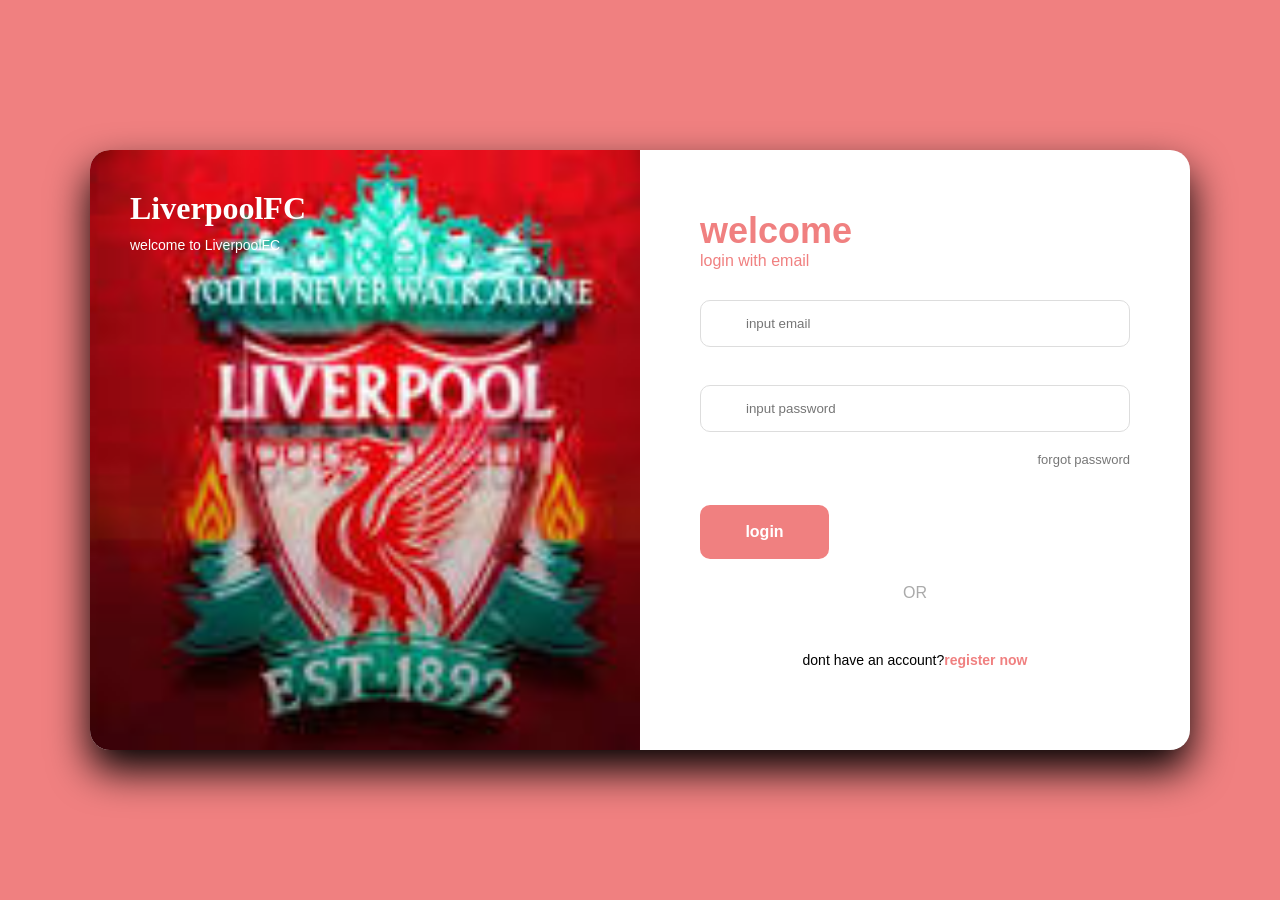
<file: ani.html>
<!DOCTYPE html>
<html lang="en">
<head>
    <meta charset="UTF-8">
    <meta name="viewport" content="width=device-width, initial-scale=1.0">
    <title>Document</title>
    <link rel="stylesheet" href="ani.css">
</head>
<body>
    <div class="page">
     <div class="login-card">
        <div class="left">
            <div class="brand">
                <h1>LiverpoolFC</h1>
                <p>welcome to LiverpoolFC </p>
             </div>
             </div>
<div class="right">
<h2>welcome</h2>
<p class="sub">login with email
</p>
<form>
    <div class="input-group">
<i class="fa fa-envelope"></i>
    <input type="email" required placeholder="input email">
</div>
<div class="input-group">
    <i class="a fa-lock"></i>
<br>

<div class="input-group">
    <i class="fa fa-lock"></i>
<input type="password" required placeholder="input password">
</div>
<a href="wow.html" class="forgot">forgot password</a><br>

<button><a href="liepool.html" class="btn">login</a></button>
<div class="or">OR
</div>
<div class="social">
    <div class="icon Google"><i class="fab fa-google"></i>
    </div>
    <div class="icon facebook"><i class="fab fa-facebook"></i>
    </div>
    <div class="icon apple"><i class="fab fa-apple"></i>
    </div>
</div>
<p class="register">dont have an account?<a href="signup.html">register now</a>
</p>




    


</form>







    



</div>





     </div>   



    </div>
    
</body>
</html>
</file>
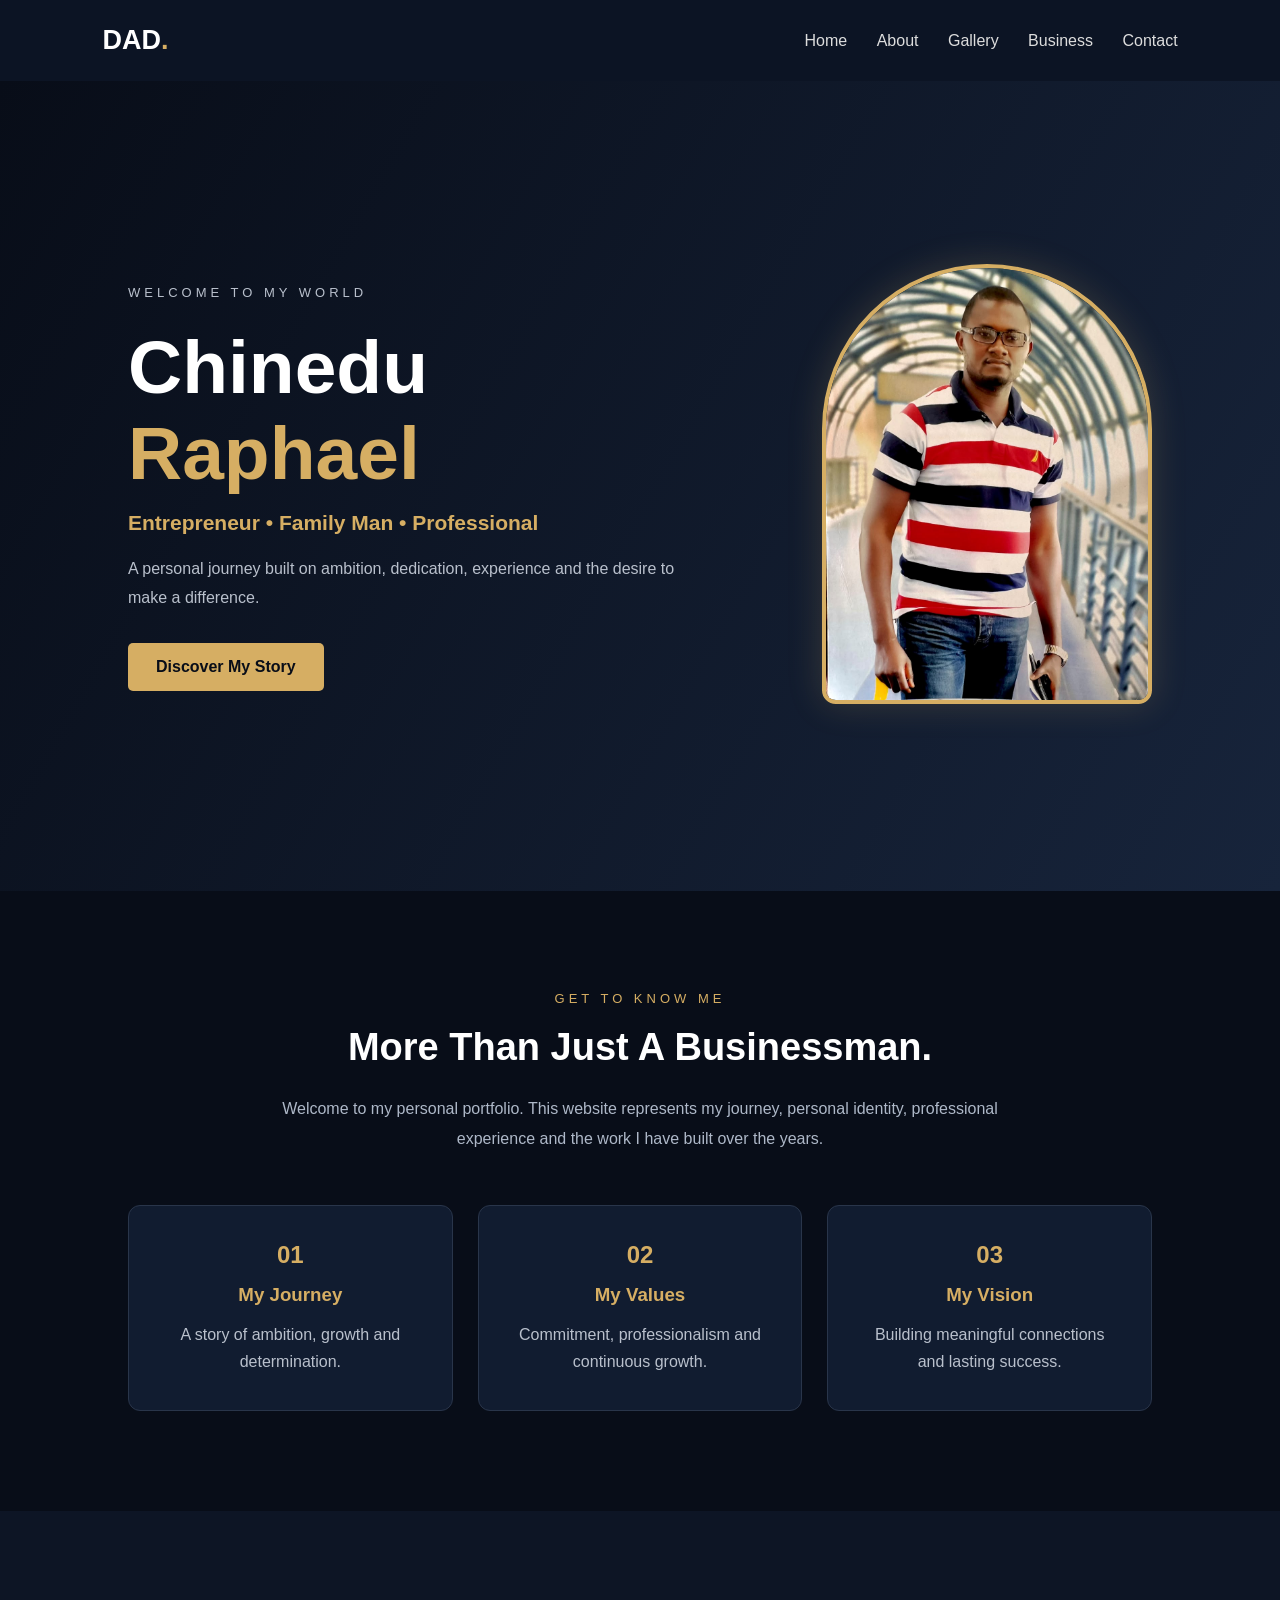
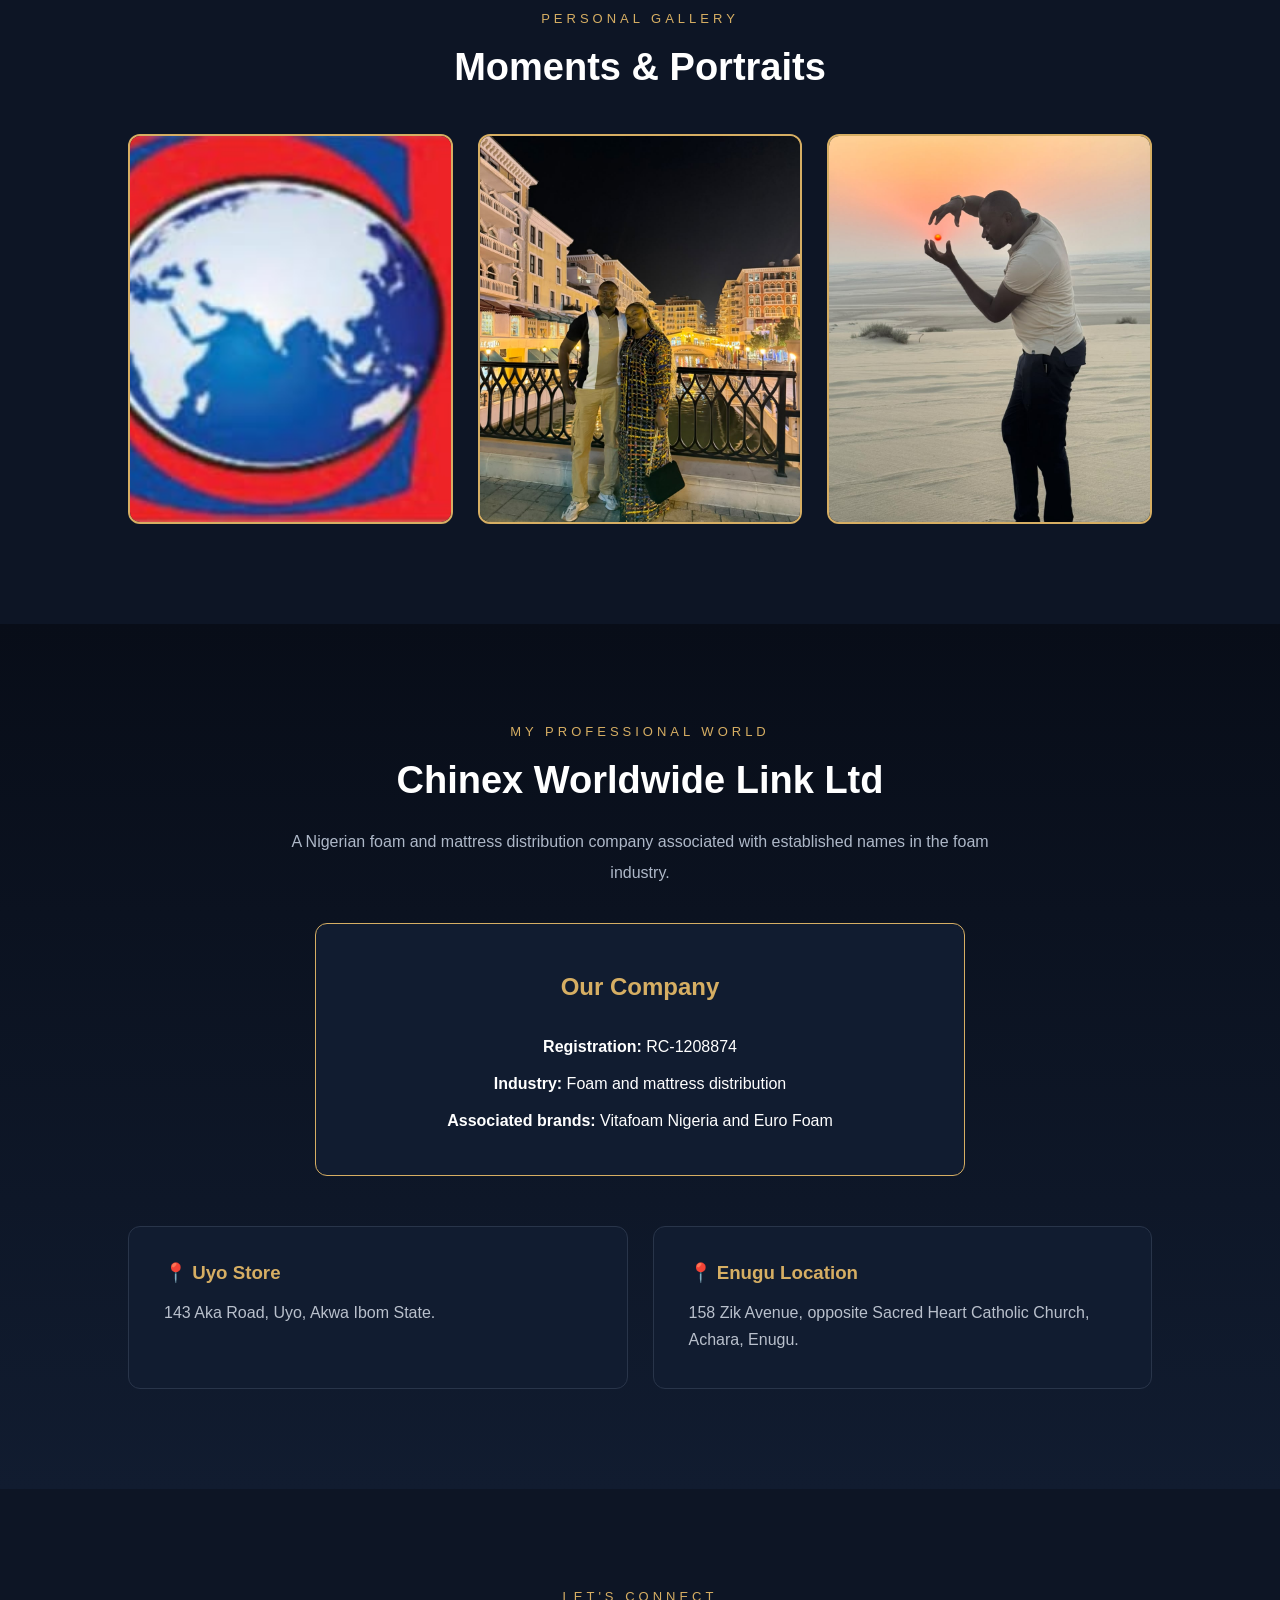
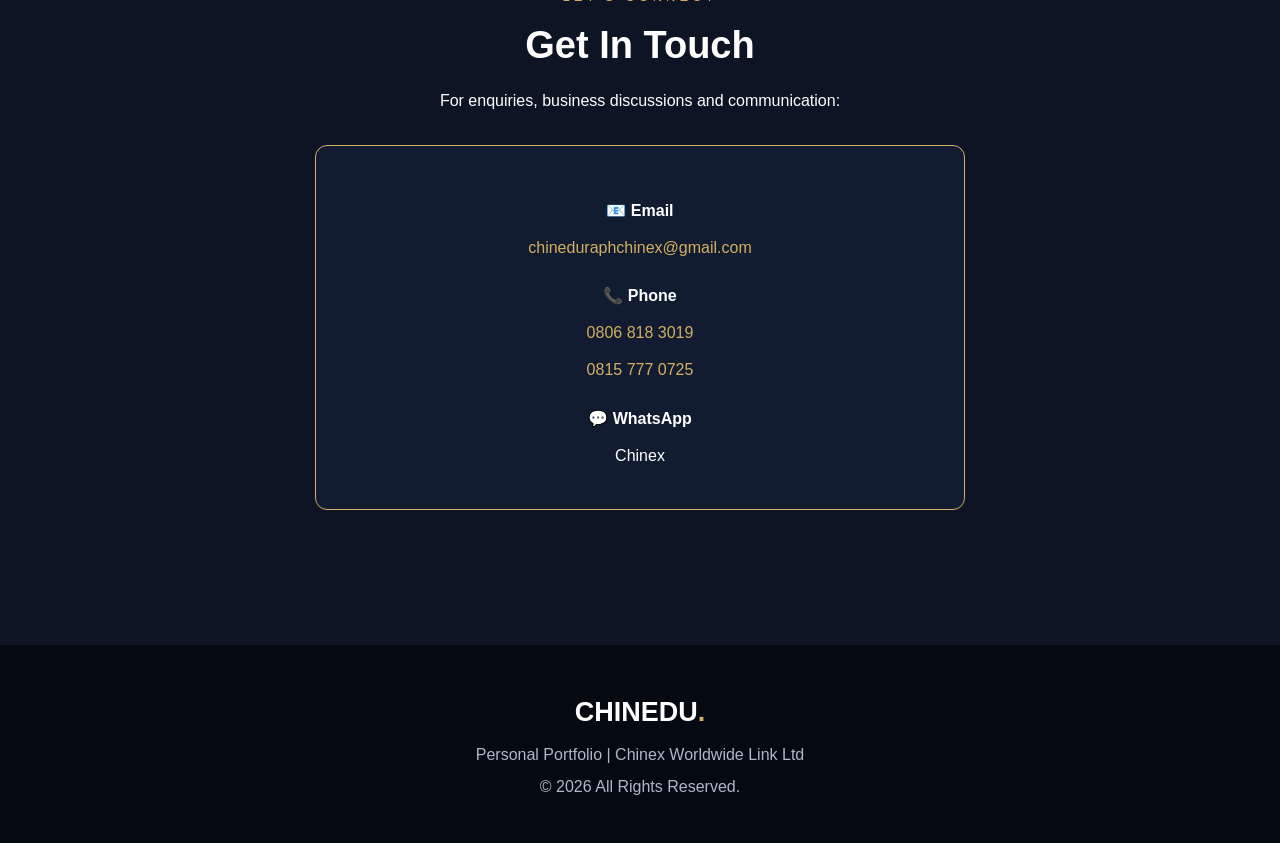
<file: dad.html>
<!DOCTYPE html>
<html lang="en">
<head>
    <meta charset="UTF-8">
    <meta name="viewport" content="width=device-width, initial-scale=1.0">
    <title>DAD | Personal Portfolio</title>
    <link rel="stylesheet" href="dad.css">
</head>

<body>

<header>
    <a href="#" class="logo">DAD<span>.</span></a>

    <nav>
        <a href="#home">Home</a>
        <a href="#about">About</a>
        <a href="#gallery">Gallery</a>
        <a href="#business">Business</a>
        <a href="#contact">Contact</a>
    </nav>
</header>

<section class="hero" id="home">
    <div class="hero-text">
        <p class="gold">WELCOME TO MY WORLD</p>
        <h1>Chinedu <span>Raphael</span></h1>
        <h2>Entrepreneur • Family Man • Professional</h2>
        <p>
            A personal journey built on ambition, dedication,
            experience and the desire to make a difference.
        </p>
        <a href="#about" class="btn">Discover My Story</a>
    </div>

    <div class="hero-image">
        <img src="dad.jfif" alt="Portrait of Chinedu">
    </div>
</section>

<section id="about" class="section">
    <p class="gold">GET TO KNOW ME</p>
    <h1>More Than Just A Businessman.</h1>
    <p class="description">
        Welcome to my personal portfolio. This website represents
        my journey, personal identity, professional experience
        and the work I have built over the years.
    </p>

    <div class="cards">
        <div class="card">
            <h2>01</h2>
            <h3>My Journey</h3>
            <p>A story of ambition, growth and determination.</p>
        </div>

        <div class="card">
            <h2>02</h2>
            <h3>My Values</h3>
            <p>Commitment, professionalism and continuous growth.</p>
        </div>

        <div class="card">
            <h2>03</h2>
            <h3>My Vision</h3>
            <p>Building meaningful connections and lasting success.</p>
        </div>
    </div>
</section>

<section id="gallery" class="section gallery">
    <p class="gold">PERSONAL GALLERY</p>
    <h1>Moments & Portraits</h1>

    <div class="gallery-grid">
        <img src="WhatsApp Image 2026-08-17 at 13.20.51.jpeg" alt="Portrait one">
        <img src="dadddddddyyyyyyyyyyyyyyyyyyy.jfif" alt="Portrait two">
        <img src="daddd.jfif" alt="Portrait three">
    </div>
</section>

<section id="business" class="section business">
    <p class="gold">MY PROFESSIONAL WORLD</p>
    <h1>Chinex Worldwide Link Ltd</h1>

    <p class="description">
        A Nigerian foam and mattress distribution company
        associated with established names in the foam industry.
    </p>

    <div class="business-box">
        <h2>Our Company</h2>
        <p><b>Registration:</b> RC-1208874</p>
        <p><b>Industry:</b> Foam and mattress distribution</p>
        <p><b>Associated brands:</b> Vitafoam Nigeria and Euro Foam</p>
    </div>

    <div class="locations">
        <div class="card">
            <h3>📍 Uyo Store</h3>
            <p>143 Aka Road, Uyo, Akwa Ibom State.</p>
        </div>

        <div class="card">
            <h3>📍 Enugu Location</h3>
            <p>158 Zik Avenue, opposite Sacred Heart Catholic Church, Achara, Enugu.</p>
        </div>
    </div>
</section>

<section id="contact" class="section contact">
    <p class="gold">LET'S CONNECT</p>
    <h1>Get In Touch</h1>
    <p>For enquiries, business discussions and communication:</p>

    <div class="contact-box">
        <p>📧 Email</p>
        <a href="mailto:chineduraphchinex@gmail.com">
            chineduraphchinex@gmail.com
        </a>

        <p>📞 Phone</p>
        <a href="tel:08068183019">0806 818 3019</a><br>
        <a href="tel:08157770725">0815 777 0725</a>

        <p>💬 WhatsApp</p>
        <span>Chinex</span>
    </div>
</section>

<footer>
    <h2>CHINEDU<span>.</span></h2>
    <p>Personal Portfolio | Chinex Worldwide Link Ltd</p>
    <p>© 2026 All Rights Reserved.</p>
</footer>

</body>
</html>
</file>
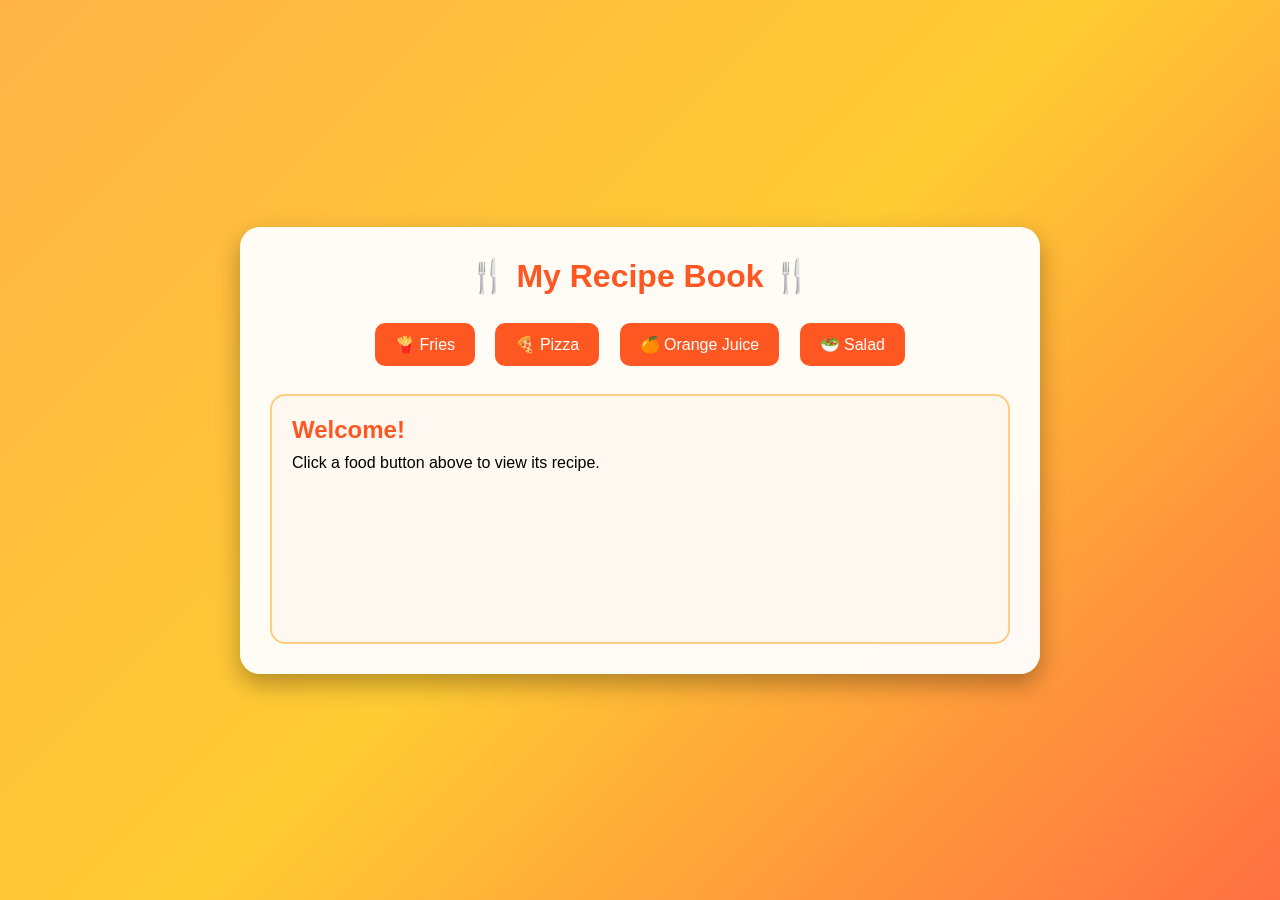
<file: holycook.html>
<style>
    * {
        margin: 0;
        padding: 0;
        box-sizing: border-box;
        font-family: Arial, sans-serif;
    }

    body {
        background: linear-gradient(135deg, #ffb347, #ffcc33, #ff7043);
        min-height: 100vh;
        display: flex;
        justify-content: center;
        align-items: center;
        padding: 20px;
    }

    .container {
        background: rgba(255, 255, 255, 0.95);
        width: 90%;
        max-width: 800px;
        padding: 30px;
        border-radius: 20px;
        box-shadow: 0 10px 25px rgba(0,0,0,0.3);
        text-align: center;
    }

    h1 {
        color: #ff5722;
        margin-bottom: 20px;
    }

    .buttons {
        margin-bottom: 20px;
    }

    button {
        padding: 12px 20px;
        margin: 8px;
        border: none;
        border-radius: 10px;
        background: #ff5722;
        color: white;
        font-size: 16px;
        cursor: pointer;
        transition: 0.3s;
    }

    button:hover {
        background: #e64a19;
        transform: scale(1.05);
    }

    .recipe-box {
        text-align: left;
        background: #fff8f0;
        padding: 20px;
        border-radius: 15px;
        min-height: 250px;
        border: 2px solid #ffcc80;
    }

    h2 {
        color: #ff5722;
        margin-bottom: 10px;
    }

    ul, ol {
        margin-left: 20px;
        margin-bottom: 15px;
    }
</style>
</head>

<body>

<div class="container">
    <h1>🍴 My Recipe Book 🍴</h1>

    <div class="buttons">
        <button onclick="showRecipe('fries')">🍟 Fries</button>
        <button onclick="showRecipe('pizza')">🍕 Pizza</button>
        <button onclick="showRecipe('juice')">🍊 Orange Juice</button>
        <button onclick="showRecipe('salad')">🥗 Salad</button>
    </div>

    <div class="recipe-box" id="recipe">
        <h2>Welcome!</h2>
        <p>Click a food button above to view its recipe.</p>
    </div>
</div>

<script>
function showRecipe(food) {
    const recipe = document.getElementById("recipe");

    if(food === "fries") {
        recipe.innerHTML = `
        <h2>🍟 French Fries</h2>
        <h3>Ingredients:</h3>
        <ul>
            <li>3 large Russet potatoes (or baking potatoes)
2 tablespoons olive oil
0.5 teaspoon salt
</li>
           
        </ul>

        <h3>How to Make:</h3>
        <ol>
            <li>1. Prep the Oven
Heat the oven to 210°C (425°F).
Line a large baking sheet with parchment paper. [1, 2, 3]

2. Cut into Fries
Wash and scrub the potatoes thoroughly.
Slice the potatoes into long, 1 cm (\(\frac{1}{2}\text{-inch}\)) thick sticks.
Tip: An adult should supervise or help with the sharp knife during this step. [1, 2, 3, 4, 5]
3. Soak and Dry [1]
Soak the potato sticks in a bowl of cold water for 10 minutes to remove excess starch.
Drain the water and dry the potatoes completely with a clean kitchen towel.
Note: Drying them thoroughly is the secret to making them truly crispy. [1, 2, 3, 4, 5]
4. Season and Toss
•	Place the dry potatoes on the baking sheet.
•	Drizzle with the olive oil.
•	Sprinkle the salt and garlic powder over them.
•	Toss with clean hands until every fry is lightly coated in oil and spices.
              Spread them out so they do not overlap. [1, 2, 3, 4]5. Bake Until Golden
Bake for 20 to 25 minutes.
Use a spatula to flip them halfway through the cooking time.
Remove them when they are golden brown and crispy at the edges. [1, 2, 3, 4, 5]


</li>
           
        </ol>
        `;
    }

    else if(food === "pizza") {
        recipe.innerHTML = `
        <h2>🍕 Pizza</h2>
        <h3>Ingredients:</h3>
        <ul>
            <li>Pizza For the Dough:
•	\(1 \frac{1}{3}\) cups warm water (100°F to 110°F)
•	1 packet (2 \(\frac{1}{4}\) teaspoons) instant yeast
•	1 tablespoon granulated sugar
•	\(3 \frac{1}{2}\) to 4 cups unbleached all-purpose flour (or bread flour for extra chew)
•	2 tablespoons extra-virgin olive oil
•	1 teaspoon salt [1]
For the Sauce & Toppings:
•	1 cup store-bought or homemade pizza sauce (crushed tomatoes with a pinch of salt)
•	2 cups (8 oz) shredded low-moisture mozzarella cheese
•	1 tablespoon olive oil (for brushing the crust)
•	Optional: Pepperoni, fresh basil, sliced bell peppers, or onions [1]
dough</li>
            
        </ul>

        <h3>How to Make:</h3>
        <ol>
            <li>1. Make the Dough
In a large bowl, whisk the warm water, sugar, and yeast together. Let it sit for 5 minutes until it becomes frothy. Add the flour, olive oil, and salt. Mix until the dough forms a cohesive, slightly sticky ball. [1, 2, 3, 4]
2. Knead and Rise
Knead the dough on a lightly floured surface for 5 to 7 minutes until it is smooth and elastic. Lightly oil a large bowl, place the dough inside, cover it with a warm towel or plastic wrap, and let it rise in a warm spot for 1 to 1.5 hours, or until it has doubled in size. [1, 2, 3, 4]
3. Shape the Pizza
Preheat your oven to 475°F (245°C). If using a pizza stone, preheat it with the oven. Punch down the dough to release air bubbles, then divide it in half (this recipe makes two 12-inch pizzas). On a lightly floured surface, stretch or roll the dough out to your desired thickness. [1, 2, 3]
4. Assemble and Bake
Transfer the dough to a parchment-lined or greased baking sheet. Brush the edges with a little olive oil. Spread a thin layer of sauce—leaving a half-inch border for the crust—top with mozzarella cheese, and add your toppings. Bake for 12 to 15 minutes, or until the crust is golden-brown and the cheese is bubbly. [1, 2, 3, 4, 5]
</li>
            
        </ol>
        `;
    }

    else if(food === "juice") {
        recipe.innerHTML = `
        <h2>🍊 Orange Juice</h2>
        <h3>Ingredients:</h3>
        <ul>
            <li>4 fresh oranges</li>
            <li>Ice cubes</li>
            <li>Sugar (optional)</li>
            <li>•	3 to 4 large oranges (such as Valencia or Navel oranges)
•	A citrus juicer (hand-press or electric)
<li>
        </ul>

        <h3>How to Make:</h3>
        <ol>
            <li>1. Warm the Oranges
•	Roll the oranges firmly against the kitchen counter with the palm of your hand for 10 seconds.
•	Tip: This loosens the juices inside and makes them much easier to squeeze. [1, 2, 3, 4, 5]

2. Cut in Half
•	Have an adult help you slice each orange horizontally right across the middle.

3. Juice the Fruit
•	Press the flat, cut side of the orange down onto the juicer cone.
•	Twist it back and forth firmly until all the juice and pulp drop into the reservoir below.
•	Repeat this step for all of the orange halves. [1]

4. Strain the Pulp (Optional)
•	If you like smooth juice, place a fine-mesh strainer over your serving glass.
•	Pour the juice through the strainer to catch the stringy pulp.
•	If you like pulp, simply skip this step and pour it straight into the glass. [1, 2, 3, 4, 5]
•	
</li>
            
        </ol>
        `;
    }

    else if(food === "salad") {
        recipe.innerHTML = `
        <h2>🥗 Salad</h2>
        <h3>Ingredients:</h3>
        <ul>
            <li>•	1/2 head white cabbage, finely shredded
•	3 large carrots, peeled and grated
•	1/2 cup sweet corn, drained
•	1/2 cup green peas, drained
•	1/2 cup baked beans
•	1/4 cup kidney beans, rinsed
•	1 large cucumber, peeled, deseeded, and diced
•	3-4 hard-boiled eggs, sliced
•	1/2 tin corned beef (optional)
•	Salad cream or mayonnaise </li>
            
        </ul>

        <h3>How to Make:</h3>
        <ol>
            <li>1.	Soak shredded cabbage in lightly salted water for 10 minutes to soften, then drain completely.
2.	In a large serving bowl, build your salad in layers: start with cabbage, followed by carrots, and then lettuce.
3.	Add layers of cucumbers, sweet corn, green peas, kidney beans, and baked beans.
4.	Top the bowl with sliced hard-boiled eggs and (if using) flaked corned beef.
5.	Refrigerate until chilled. Pour over your creamy dressing just before serving. [1, 2, 3, 4, 5]

</li>
          
        </ol>
        `;
    }
}
</script>

</body>
</html>
</file>
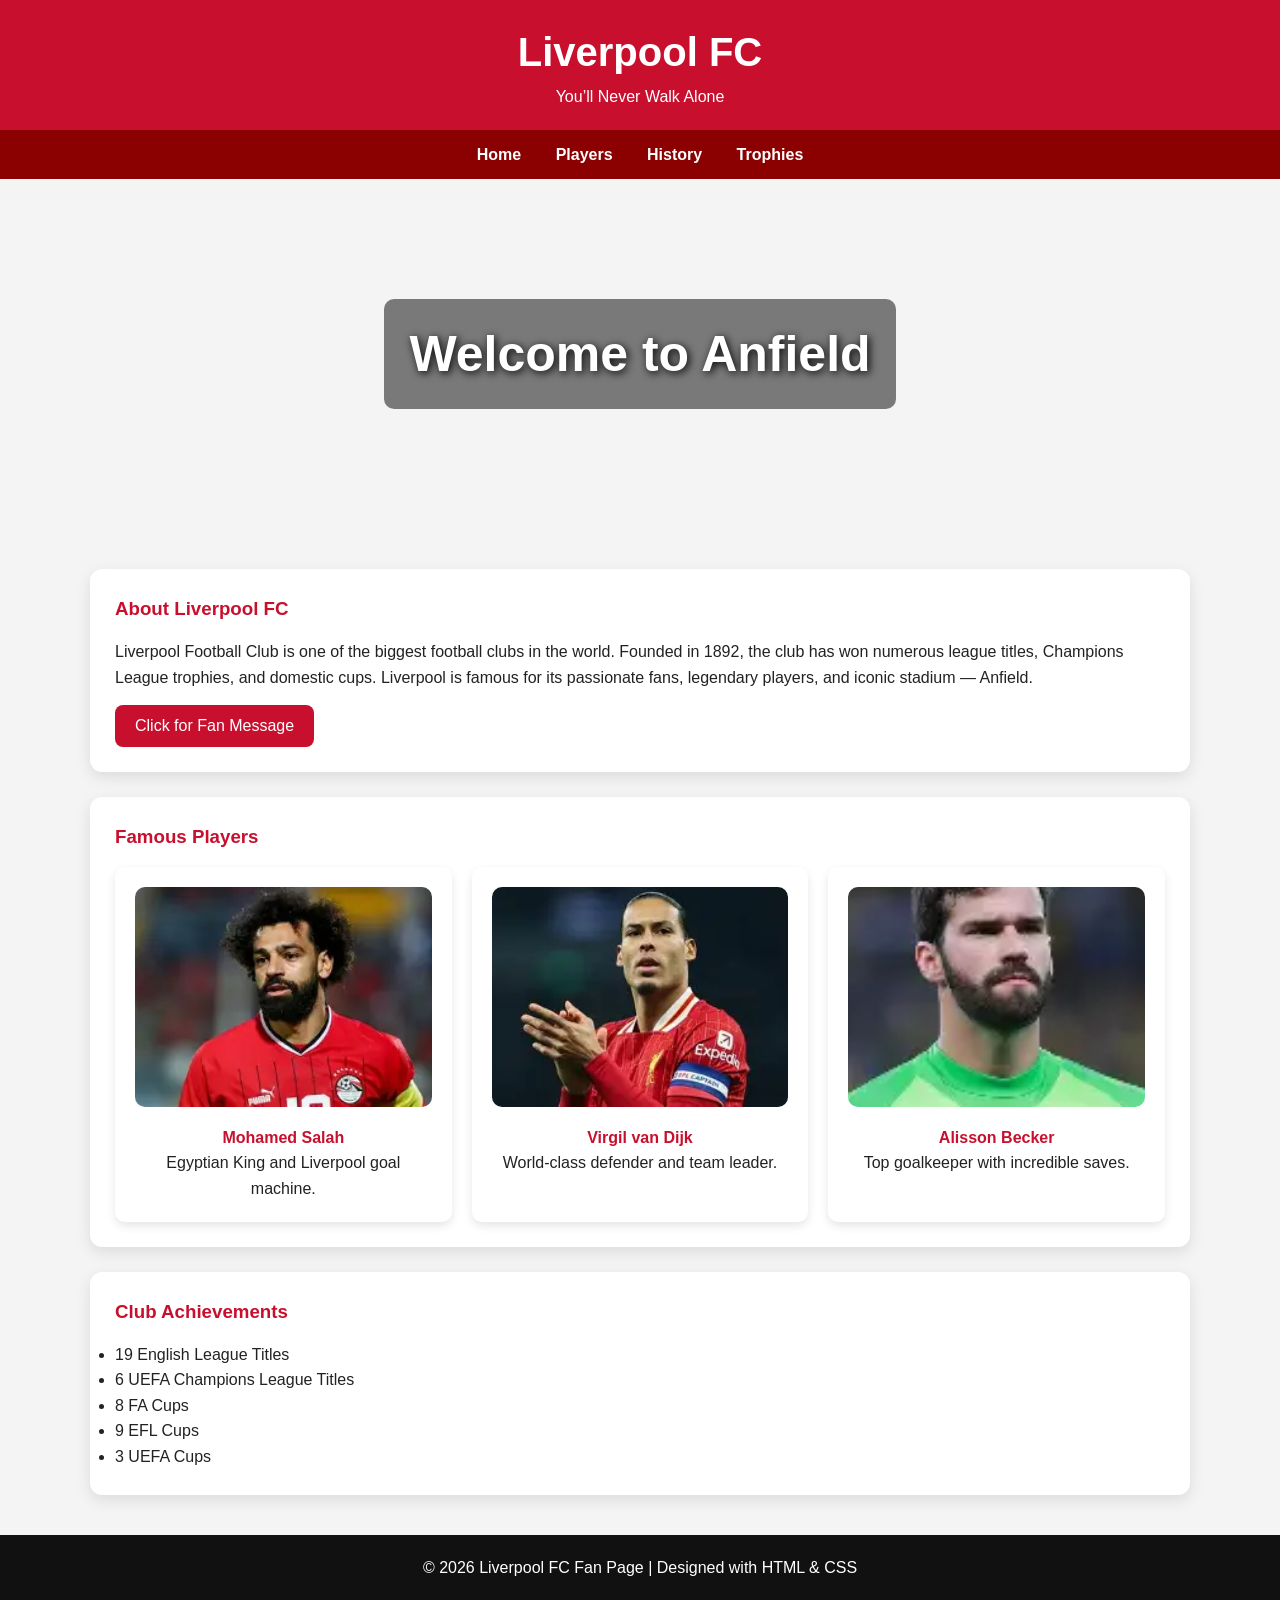
<file: liepool.html>
<!DOCTYPE html>
<html lang="en">
<head>
  <meta charset="UTF-8">
  <meta name="viewport" content="width=device-width, initial-scale=1.0">
  <title>Liverpool FC Fan Page</title>

  <style>
    *{
      margin:0;
      padding:0;
      box-sizing:border-box;
      font-family: Arial, sans-serif;
    }

    body{
      background:#f4f4f4;
      color:#222;
      line-height:1.6;
    }

    header{
      background:#c8102e;
      color:white;
      padding:20px;
      text-align:center;
    }

    header h1{
      font-size:40px;
    }

    nav{
      background:#8b0000;
      padding:12px;
      text-align:center;
    }

    nav a{
      color:white;
      text-decoration:none;
      margin:0 15px;
      font-weight:bold;
    }

    nav a:hover{
      color:gold;
    }

    .hero{
      height:350px;
      background:url('https://images.unsplash.com/photo-1517466787929-bc90951d0974?q=80&w=1200&auto=format&fit=crop') center/cover;
      display:flex;
      justify-content:center;
      align-items:center;
      color:white;
      text-shadow:2px 2px 8px black;
    }

    .hero h2{
      font-size:50px;
      background:rgba(0,0,0,0.5);
      padding:15px 25px;
      border-radius:10px;
    }

    .container{
      width:90%;
      max-width:1100px;
      margin:40px auto;
    }

    .card{
      background:white;
      padding:25px;
      margin-bottom:25px;
      border-radius:12px;
      box-shadow:0 5px 15px rgba(0,0,0,0.1);
    }

    .card h3{
      color:#c8102e;
      margin-bottom:15px;
    }

    .players{
      display:grid;
      grid-template-columns:repeat(auto-fit, minmax(220px, 1fr));
      gap:20px;
    }

    .player-card{
      background:white;
      padding:20px;
      border-radius:10px;
      text-align:center;
      box-shadow:0 4px 10px rgba(0,0,0,0.1);
    }

    .player-card img{
      width:100%;
      height:220px;
      object-fit:cover;
      border-radius:10px;
    }

    .player-card h4{
      margin-top:10px;
      color:#c8102e;
    }

    footer{
      background:#111;
      color:white;
      text-align:center;
      padding:20px;
      margin-top:40px;
    }

    button{
      background:#c8102e;
      color:white;
      border:none;
      padding:12px 20px;
      border-radius:8px;
      cursor:pointer;
      margin-top:15px;
      font-size:16px;
    }

    button:hover{
      background:#8b0000;
    }
  </style>
</head>

<body>

  <header>
    <h1>Liverpool FC</h1>
    <p>You’ll Never Walk Alone</p>
  </header>

  <nav>
    <a href="#">Home</a>
    <a href="#">Players</a>
    <a href="#">History</a>
    <a href="#">Trophies</a>
  </nav>

  <section class="hero">
    <h2>Welcome to Anfield</h2>
  </section>

  <div class="container">

    <div class="card">
      <h3>About Liverpool FC</h3>
      <p>
        Liverpool Football Club is one of the biggest football clubs in the world.
        Founded in 1892, the club has won numerous league titles, Champions League
        trophies, and domestic cups. Liverpool is famous for its passionate fans,
        legendary players, and iconic stadium — Anfield.
      </p>

      <button onclick="showMessage()">Click for Fan Message</button>
    </div>

    <div class="card">
      <h3>Famous Players</h3>

      <div class="players">

        <div class="player-card">
          <img src="slah.webp" alt="Mohamed Salah">
          <h4>Mohamed Salah</h4>
          <p>Egyptian King and Liverpool goal machine.</p>
        </div>

        <div class="player-card">
          <img src="dijk.webp" alt="Virgil van Dijk">
          <h4>Virgil van Dijk</h4>
          <p>World-class defender and team leader.</p>
        </div>

        <div class="player-card">
          <img src="allison.webp" alt="Alisson Becker">
          <h4>Alisson Becker</h4>
          <p>Top goalkeeper with incredible saves.</p>
        </div>

      </div>
    </div>

    <div class="card">
      <h3>Club Achievements</h3>
      <ul>
        <li>19 English League Titles</li>
        <li>6 UEFA Champions League Titles</li>
        <li>8 FA Cups</li>
        <li>9 EFL Cups</li>
        <li>3 UEFA Cups</li>
      </ul>
    </div>

  </div>

  <footer>
    <p>© 2026 Liverpool FC Fan Page | Designed with HTML & CSS</p>
  </footer>

  <script>
    function showMessage() {
      alert("You'll Never Walk Alone!");
    }
  </script>
</file>
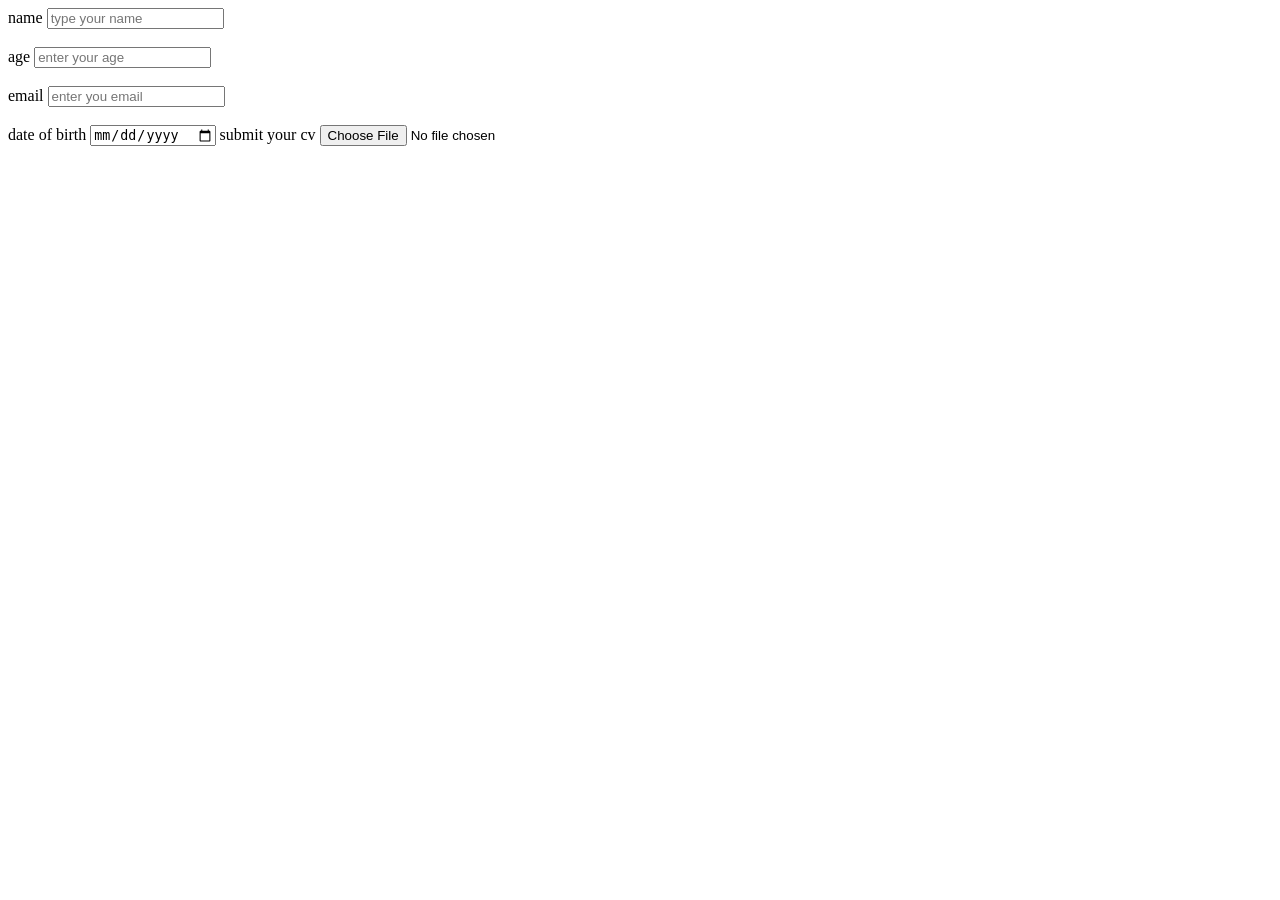
<file: meatfile.html>
<!DOCTYPE html>
<html lang="en">
<head>
    <meta charset="UTF-8">
    <meta name="viewport" content="width=device-width, initial-scale=1.0">
    <title>Document</title>
</head>
<body>


    <label for="name">name</label>
   <input type="text"required placeholder="type your name"><br>
   <br>
   <label for="age">age</label>
   <input type="number"required placeholder="enter your age"><br>
   <br>
   <label for="emal">email</label>
   <input type="email"required placeholder="enter you email"><br>
   <br>
   <label for="date of birth">date of birth</label>
   <input type="date"required placeholder="input date of birth">
   <label for="submit your cv">submit your cv</label>
   <input type="file">
</form>



    
















    </body>
</html>
</file>
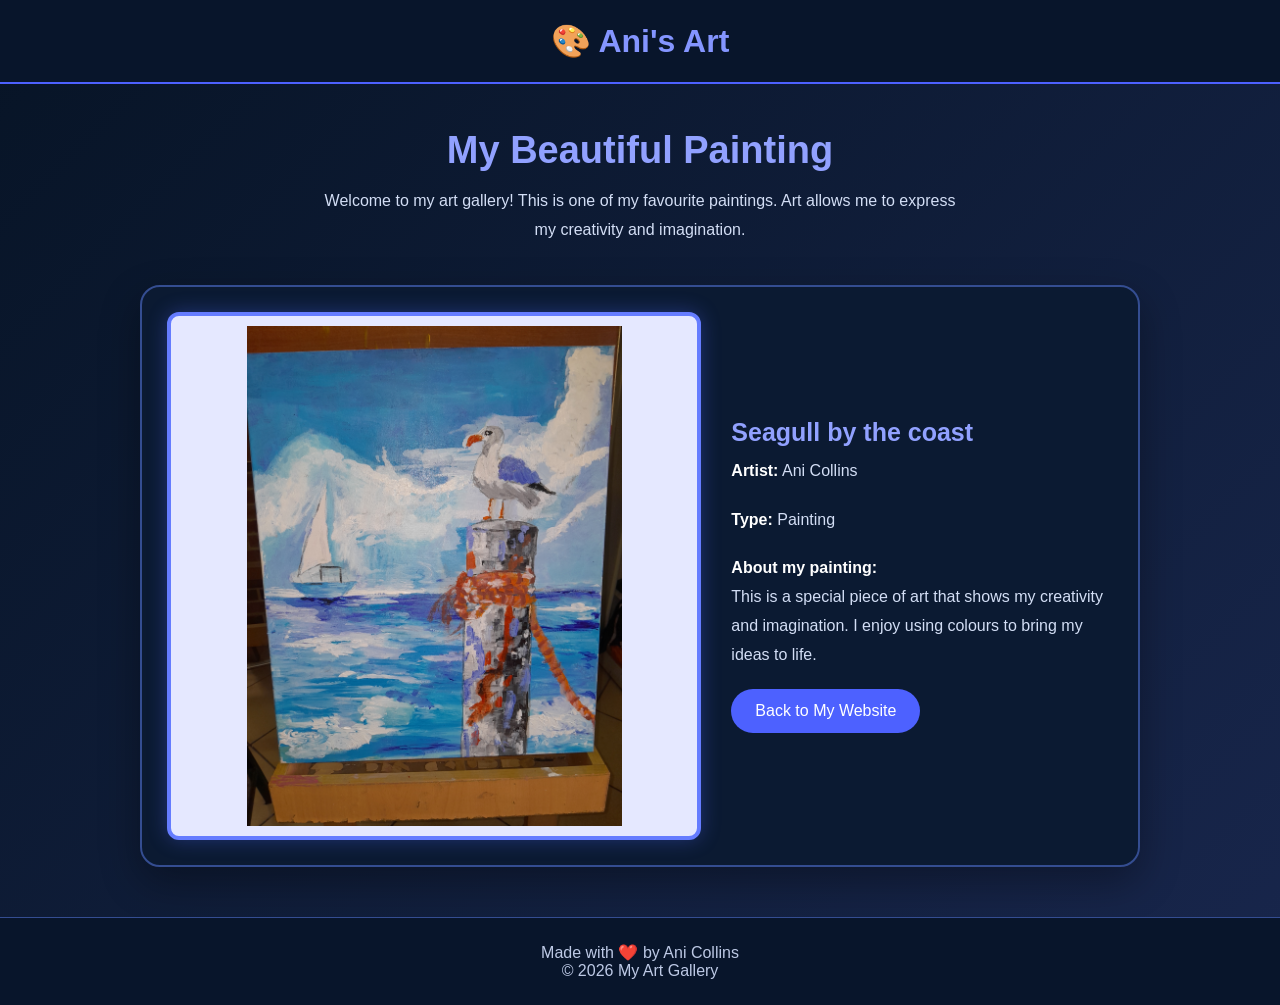
<file: pain.html>
<!DOCTYPE html>
<html lang="en">
<head>
  <meta charset="UTF-8">
  <meta name="viewport" content="width=device-width, initial-scale=1.0">
  <title>My Painting | Ani's Art</title>

  <style>
    * {
      margin: 0;
      padding: 0;
      box-sizing: border-box;
    }

    body {
      font-family: Arial, sans-serif;
      background: linear-gradient(135deg, #071426, #18264c);
      color: white;
      min-height: 100vh;
    }

    header {
      padding: 22px 8%;
      background: #08152b;
      border-bottom: 2px solid #4d61ff;
      text-align: center;
    }

    header h1 {
      color: #8495ff;
      font-size: 32px;
    }

    .intro {
      text-align: center;
      padding: 45px 20px 30px;
    }

    .intro h2 {
      font-size: 38px;
      color: #91a1ff;
      margin-bottom: 15px;
    }

    .intro p {
      color: #d3def5;
      line-height: 1.8;
      max-width: 650px;
      margin: auto;
    }

    .painting-container {
      max-width: 1000px;
      margin: 10px auto 50px;
      padding: 25px;
      display: grid;
      grid-template-columns: 1.4fr 1fr;
      gap: 30px;
      align-items: center;
      background: #0b1a32;
      border: 2px solid #344d91;
      border-radius: 20px;
      box-shadow: 0 15px 40px #0005;
      width: 90%;
    }

    .painting-frame {
      padding: 10px;
      background: #e5e8ff;
      border: 4px solid #657cff;
      border-radius: 12px;
      box-shadow: 0 0 20px #526aff55;
    }

    .painting-frame img {
      display: block;
      width: 100%;
      height: auto;
      max-height: 500px;
      object-fit: contain;
      border-radius: 5px;
    }

    .details h3 {
      color: #91a1ff;
      margin-bottom: 10px;
      font-size: 25px;
    }

    .details p {
      color: #d3def5;
      line-height: 1.8;
      margin-bottom: 20px;
    }

    .details strong {
      color: white;
    }

    .back-link {
      display: inline-block;
      padding: 13px 24px;
      background: #4d61ff;
      color: white;
      text-decoration: none;
      border-radius: 30px;
      transition: 0.3s;
    }

    .back-link:hover {
      background: #8495ff;
      color: #071426;
      transform: translateY(-3px);
    }

    footer {
      text-align: center;
      padding: 25px;
      background: #08152b;
      color: #bdc9e5;
      border-top: 1px solid #344d91;
    }

    @media (max-width: 700px) {
      .painting-container {
        grid-template-columns: 1fr;
      }

      .intro h2 {
        font-size: 30px;
      }

      .painting-frame img {
        max-height: 400px;
      }
    }
  </style>
</head>

<body>

  <header>
    <h1>🎨 Ani's Art</h1>
  </header>

  <section class="intro">
    <h2>My Beautiful Painting</h2>
    <p>
      Welcome to my art gallery! This is one of my favourite
      paintings. Art allows me to express my creativity and imagination.
    </p>
  </section>

  <main class="painting-container">

    <div class="painting-frame">
      <img src="1000610829.jpg"
           alt="My original painting">
    </div>

    <div class="details">
      <h3>Seagull by the coast</h3>

      <p>
        <strong>Artist:</strong> Ani Collins
      </p>

      <p>
        <strong>Type:</strong> Painting
      </p>

      <p>
        <strong>About my painting:</strong><br>
        This is a special piece of art that shows my creativity
        and imagination. I enjoy using colours to bring my ideas to life.
      </p>

      <a href="index.html" class="back-link">
        Back to My Website
      </a>
    </div>

  </main>

  <footer>
    <p>Made with ❤️ by Ani Collins</p>
    <p>© 2026 My Art Gallery</p>
  </footer>

</body>
</html>
</file>
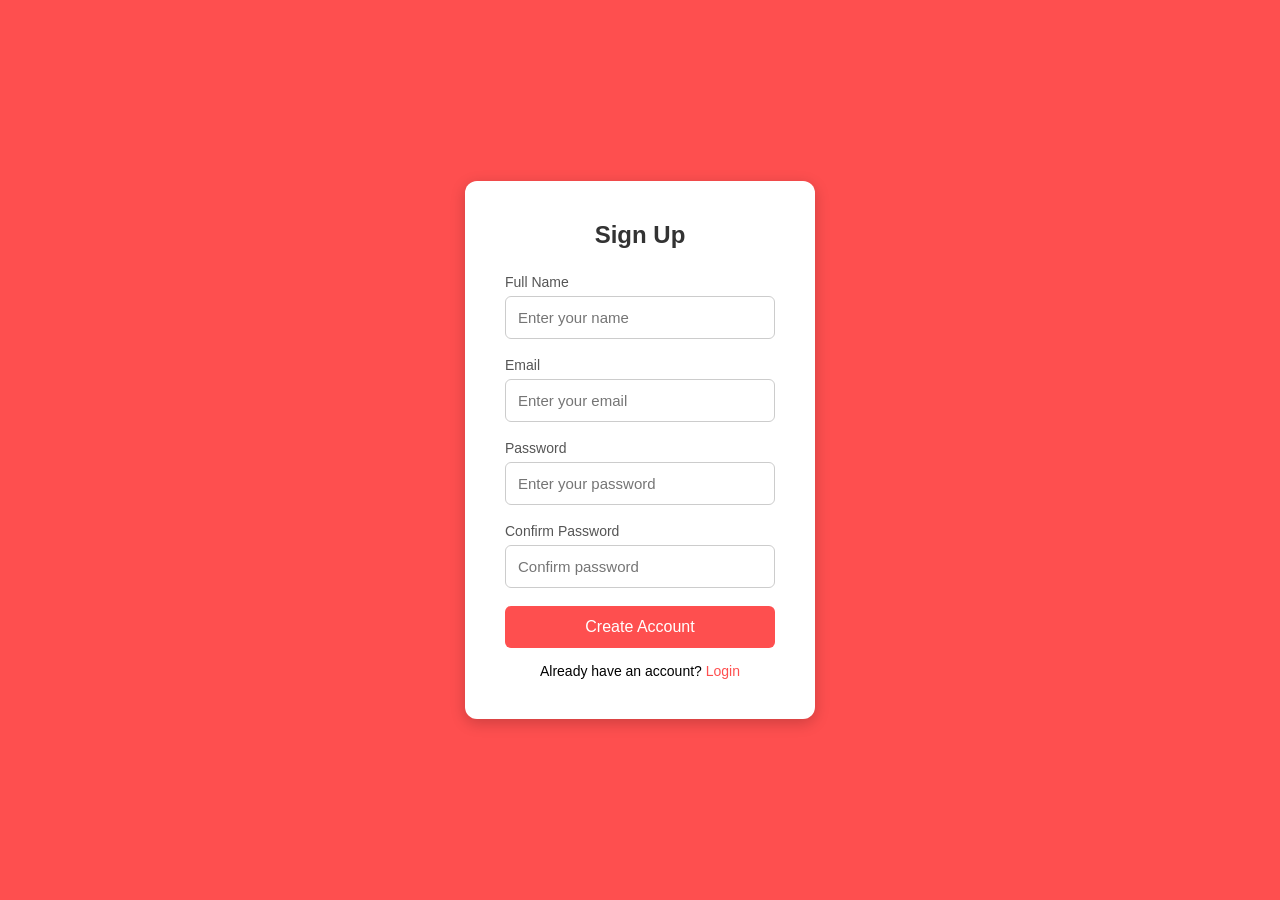
<file: signup.html>
<!DOCTYPE html>
<html lang="en">
<head>
  <meta charset="UTF-8" />
  <meta name="viewport" content="width=device-width, initial-scale=1.0"/>
  <title>Sign Up Page</title>
<style>
    *{
      margin:0;
      padding:0;
      box-sizing:border-box;
      font-family:Arial, sans-serif;
    }

    body{
      height:100vh;
      display:flex;
      justify-content:center;
      align-items:center;
      background:linear-gradient(135deg, #fe4f4f, #fe4f4f);
    }

    .signup-container{
      background:white;
      padding:40px;
      width:350px;
      border-radius:12px;
      box-shadow:0 4px 15px rgba(0,0,0,0.2);
    }

    .signup-container h2{
      text-align:center;
      margin-bottom:25px;
      color:#333;
    }

    .input-group{
      margin-bottom:18px;
    }

    .input-group label{
      display:block;
      margin-bottom:6px;
      color:#555;
      font-size:14px;
    }

    .input-group input{
      width:100%;
      padding:12px;
      border:1px solid #ccc;
      border-radius:6px;
      font-size:15px;
    }

    .input-group input:focus{
      border-color:#fe4f4f;
      outline:none;
    }

    .signup-btn{
      width:100%;
      padding:12px;
      background:#fe4f4f;
      border:none;
      color:white;
      font-size:16px;
      border-radius:6px;
      cursor:pointer;
      transition:0.3s;
    }

    .signup-btn:hover{
      background:#fe4f4f;
    }

    .login-link{
      text-align:center;
      margin-top:15px;
      font-size:14px;
    }

    .login-link a{
      color:#fe4f4f;
      text-decoration:none;
    }

    .login-link a:hover{
      text-decoration:underline;
    }
  </style>
</head>

<body>

  <div class="signup-container">
    <h2>Sign Up</h2>

    <form>
      <div class="input-group">
        <label>Full Name</label>
        <input type="text" placeholder="Enter your name" required>
      </div>

      <div class="input-group">
        <label>Email</label>
        <input type="email" placeholder="Enter your email" required>
      </div>

      <div class="input-group">
        <label>Password</label>
        <input type="password" placeholder="Enter your password" required>
      </div>

      <div class="input-group">
        <label>Confirm Password</label>
        <input type="password" placeholder="Confirm password" required>
      </div>

      <button type="submit" class="signup-btn">Create Account</button>

      <div class="login-link">
        Already have an account? <a href="#">Login</a>
      </div>
    </form>
  </div>

</body>
</html>
</file>
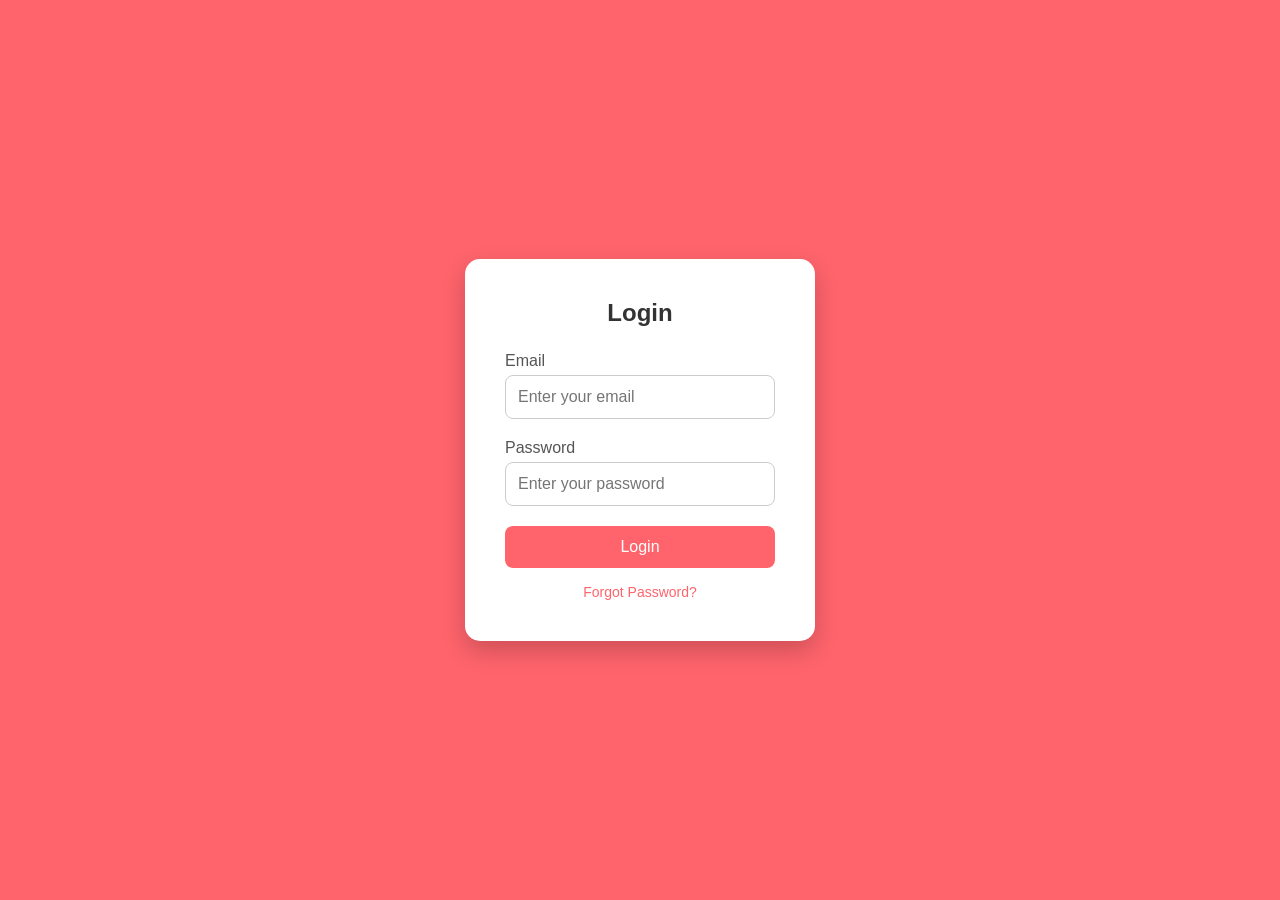
<file: welcome.html>
<!DOCTYPE html>
<html lang="en">
<head>
  <meta charset="UTF-8" />
  <meta name="viewport" content="width=device-width, initial-scale=1.0"/>
  <title>Login Page</title>
  <link rel="stylesheet" href="">

  <style>
    *{
      margin:0;
      padding:0;
      box-sizing:border-box;
      font-family: Arial, sans-serif;
    }

    body{
      height:100vh;
      display:flex;
      justify-content:center;
      align-items:center;
      background:linear-gradient(135deg, #ff646c, #ff646c);
    }

    .login-container{
      background:#fff;
      padding:40px;
      border-radius:15px;
      width:350px;
      box-shadow:0 10px 25px rgba(0,0,0,0.2);
    }

    .login-container h2{
      text-align:center;
      margin-bottom:25px;
      color:#333;
    }

    .input-box{
      margin-bottom:20px;
    }

    .input-box label{
      display:block;
      margin-bottom:5px;
      color:#555;
    }

    .input-box input{
      width:100%;
      padding:12px;
      border:1px solid #ccc;
      border-radius:8px;
      font-size:16px;
    }

    .login-btn{
      width:100%;
      padding:12px;
      border:none;
      border-radius:8px;
      background:#ff646c;
      color:white;
      font-size:16px;
      cursor:pointer;
      transition:0.3s;
    }

    .login-btn:hover{
      background:#ff646c;
    }

    .extra-links{
      margin-top:15px;
      text-align:center;
    }

    .extra-links a{
      text-decoration:none;
      color:#ff646c;
      font-size:14px;
    }

    .extra-links a:hover{
      text-decoration:underline;
    }
  </style>
</head>
<body>

  <div class="login-container">
    <h2>Login</h2>

    <form>
      <div class="input-box">
        <label>Email</label>
        <input type="email" placeholder="Enter your email" required>
      </div>

      <div class="input-box">
        <label>Password</label>
        <input type="password" placeholder="Enter your password" required>
      </div>

      <button type="submit" class="login-btn">Login</button>

      <div class="extra-links">
        <p><a href="#">Forgot Password?</a></p>
      </div>
    </form>
  </div>

</body>
</html>
</file>
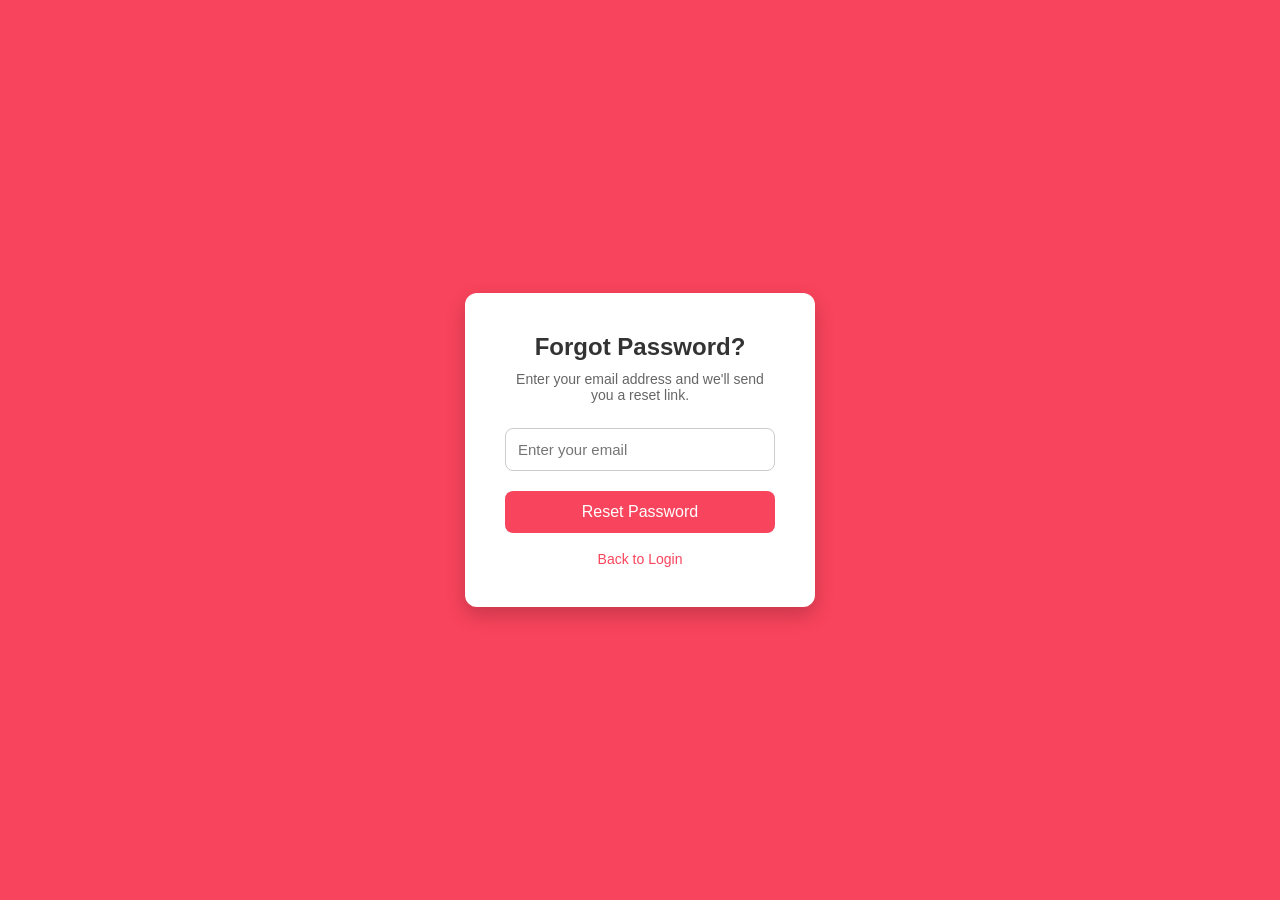
<file: wow.html>
<!DOCTYPE html>
<html lang="en">
<head>
  <meta charset="UTF-8" />
  <meta name="viewport" content="width=device-width, initial-scale=1.0" />
  <title>Forgot Password</title>

  <style>
    * {
      margin: 0;
      padding: 0;
      box-sizing: border-box;
      font-family: Arial, sans-serif;
    }

    body {
      height: 100vh;
      display: flex;
      justify-content: center;
      align-items: center;
      background: linear-gradient(135deg, #f8445c, #f8445c);
    }

    .container {
      background: white;
      padding: 40px;
      width: 350px;
      border-radius: 12px;
      box-shadow: 0 8px 20px rgba(0,0,0,0.2);
      text-align: center;
    }

    .container h2 {
      margin-bottom: 10px;
      color: #333;
    }

    .container p {
      color: #666;
      font-size: 14px;
      margin-bottom: 25px;
    }

    .input-box {
      width: 100%;
      margin-bottom: 20px;
    }

    .input-box input {
      width: 100%;
      padding: 12px;
      border: 1px solid #ccc;
      border-radius: 8px;
      outline: none;
      font-size: 15px;
    }

    .input-box input:focus {
      border-color: #f8445c;
    }

    .btn {
      width: 100%;
      padding: 12px;
      border: none;
      background: #f8445c;
      color: white;
      font-size: 16px;
      border-radius: 8px;
      cursor: pointer;
      transition: 0.3s;
    }

    .btn:hover {
      background: #f8445c;
    }

    .back-link {
      display: block;
      margin-top: 18px;
      text-decoration: none;
      color: #f8445c;
      font-size: 14px;
    }

    .back-link:hover {
      text-decoration: underline;
    }
  </style>
</head>
<body>

  <div class="container">
    <h2>Forgot Password?</h2>
    <p>Enter your email address and we'll send you a reset link.</p>

    <form>
      <div class="input-box">
        <input type="email" placeholder="Enter your email" required />
      </div>

      <button type="submit" class="btn">Reset Password</button>
    </form>

    <a href="ani.html" class="back-link">Back to Login</a>
  </div>

</body>
</html>
</file>
<file: ani.css>
*{
margin: 0;
padding: 0;
box-sizing: border-box;
font-family: 'Segoe UI', sans-serif;


}
body {
min-height: 100vh;
background: linear-gradient(135deg);
background-color: lightcoral;
display: flex;
align-items: center;
justify-content: center;

}
.page {
    width: 100%;
    padding: 40px;
}
.login-card {
    max-width: 1100px;
    height: 600px;
    margin: auto;
    background-color: white;
    border-radius: 20px;
    display: flex;
    overflow: hidden;box-shadow:0 20px 40px ;
}
.left {
width: 50%;
background: url(media/iverpool.jfif) center/cover no-repeat;

position: relative;
color: white;


}
.left::before{
    content: "";
    position: absolute;
    inset: 0;
    background-color: ;
}
.brand {
    position: absolute;
    top: 40px;
    left: 40px;
    z-index: 1;
    
}
.brand h1{
font-family: cursive;
    font-size: 32px;

}
.brand p {
margin-top: 10px;
font-size: 14px;
max-width: 300px;


}
/* RIGHT */
.right {
width: 50%;
padding: 60px;


}
.right h2{
font-size: 36px;
color: lightcoral;


}
.sub {
margin-bottom: 30px;
color: lightcoral;


}
.input-group {
position: relative;
margin-bottom: 20px;


}
.input-group i {
position: absolute;
top: 50%;
left: 15px;
transform: translateY(50%);
color: lightcoral;



}
.input-group input{
width: 100%;
padding: 15px 15px 15px 45px;
border-radius: 10px;
border: 1px solid #ddd;
outline: none;



}
.input-group input:focus {
border-color: lightcoral;



}
.forgot {
display: block;
text-align: right;
font-size: 13px;
color: #777;
text-decoration: none;
margin-bottom: 20px;

}
.btn {
display: inline-block;
padding: 15px 25px;
background: lightcoral;
color: white;
text-decoration: none;
border-radius: 8px;
font-weight: 600;

}
button {
width: 30%;
padding: 3px;
background: lightcoral;
border: none;
border-radius: 10px;
color: white;
font-size: 16px;
cursor: pointer;

}

button:hover {
background: lightcoral;


}
.or {
text-align: center;
margin: 25px 0;
color: #aaa;

}
.social {
display: flex;
justify-content: center;
gap: 15px;
}
.icon i {
    font-size: 20px;
}


.google{color: red;}
.facebook{color: blue;}
.apple{color: black;}

.register{
margin-top: 25px;
text-align: center;
font-size: 14px;


}
.register a{
color: lightcoral;
text-decoration: none;
font-weight: 600;



}
</file>
<file: dad.css>
* {
    margin: 0;
    padding: 0;
    box-sizing: border-box;
    scroll-behavior: smooth;
}

body {
    background: #080d18;
    color: white;
    font-family: Arial, sans-serif;
}

header {
    display: flex;
    justify-content: space-between;
    align-items: center;
    padding: 25px 8%;
    background: #0c1424;
    position: sticky;
    top: 0;
    z-index: 100;
}

.logo, footer h2 {
    font-size: 27px;
    font-weight: bold;
    color: white;
    text-decoration: none;
}

.logo span, footer span, .hero h1 span {
    color: #d6ae63;
}

nav a {
    color: #ddd;
    text-decoration: none;
    margin-left: 25px;
    transition: .3s;
}

nav a:hover {
    color: #d6ae63;
}

.hero {
    min-height: 90vh;
    display: flex;
    align-items: center;
    justify-content: space-between;
    padding: 70px 10%;
    gap: 45px;
    background: linear-gradient(120deg, #080d18, #17243b);
}

.hero-text {
    max-width: 570px;
}

.gold {
    color: #d6ae63;
    letter-spacing: 4px;
    font-size: 13px;
    margin-bottom: 20px;
}

.hero h1 {
    font-size: clamp(42px, 6vw, 75px);
    margin-bottom: 15px;
}

.hero h2 {
    color: #d6ae63;
    font-size: 21px;
    margin-bottom: 20px;
}

.hero p {
    color: #b9c0cc;
    line-height: 1.8;
}

.btn {
    display: inline-block;
    background: #d6ae63;
    color: #080d18;
    padding: 15px 28px;
    margin-top: 30px;
    text-decoration: none;
    font-weight: bold;
    border-radius: 5px;
    transition: .3s;
}

.btn:hover {
    background: white;
    transform: translateY(-4px);
}

.hero-image img {
    width: 330px;
    height: 440px;
    object-fit: cover;
    border: 4px solid #d6ae63;
    border-radius: 180px 180px 15px 15px;
    box-shadow: 0 0 35px #d6ae6333;
}

.section {
    padding: 100px 10%;
    text-align: center;
}

.section h1 {
    font-size: 38px;
    margin-bottom: 25px;
}

.description {
    max-width: 750px;
    margin: 0 auto;
    color: #aeb8c8;
    line-height: 1.9;
}

.cards, .locations {
    display: flex;
    justify-content: center;
    gap: 25px;
    flex-wrap: wrap;
    margin-top: 50px;
}

.card {
    background: #111c30;
    border: 1px solid #29354a;
    padding: 35px;
    border-radius: 12px;
    flex: 1;
    min-width: 220px;
    transition: .3s;
}

.card:hover {
    transform: translateY(-10px);
    border-color: #d6ae63;
}

.card h2, .card h3 {
    color: #d6ae63;
    margin-bottom: 15px;
}

.card p {
    color: #b9c0cc;
    line-height: 1.7;
}

.gallery {
    background: #0d1525;
}

.gallery-grid {
    display: grid;
    grid-template-columns: repeat(3, 1fr);
    gap: 25px;
    margin-top: 45px;
}

.gallery-grid img {
    width: 100%;
    height: 390px;
    object-fit: cover;
    border-radius: 12px;
    border: 2px solid #d6ae63;
    transition: .4s;
}

.gallery-grid img:hover {
    transform: scale(1.04);
}

.business {
    background: linear-gradient(#080d18, #111c30);
}

.business-box, .contact-box {
    background: #111c30;
    border: 1px solid #d6ae63;
    border-radius: 12px;
    max-width: 650px;
    padding: 35px;
    margin: 35px auto;
    line-height: 2.3;
}

.business-box h2 {
    color: #d6ae63;
    margin-bottom: 15px;
}

.locations .card {
    text-align: left;
}

.contact {
    background: #0d1525;
}

.contact-box a {
    color: #d6ae63;
    text-decoration: none;
}

.contact-box a:hover {
    text-decoration: underline;
}

.contact-box p {
    margin-top: 12px;
    font-weight: bold;
}

footer {
    text-align: center;
    padding: 40px;
    background: #050912;
    color: #aeb8c8;
    line-height: 2;
}

@media(max-width: 800px) {
    header {
        flex-direction: column;
        gap: 20px;
    }

    nav {
        display: flex;
        justify-content: center;
        flex-wrap: wrap;
        gap: 15px;
    }

    nav a {
        margin: 0;
    }

    .hero {
        flex-direction: column-reverse;
        text-align: center;
    }

    .hero-image img {
        width: 260px;
        height: 340px;
    }

    .gallery-grid {
        grid-template-columns: 1fr;
    }

    .gallery-grid img {
        height: 420px;
    }
}
</file>
